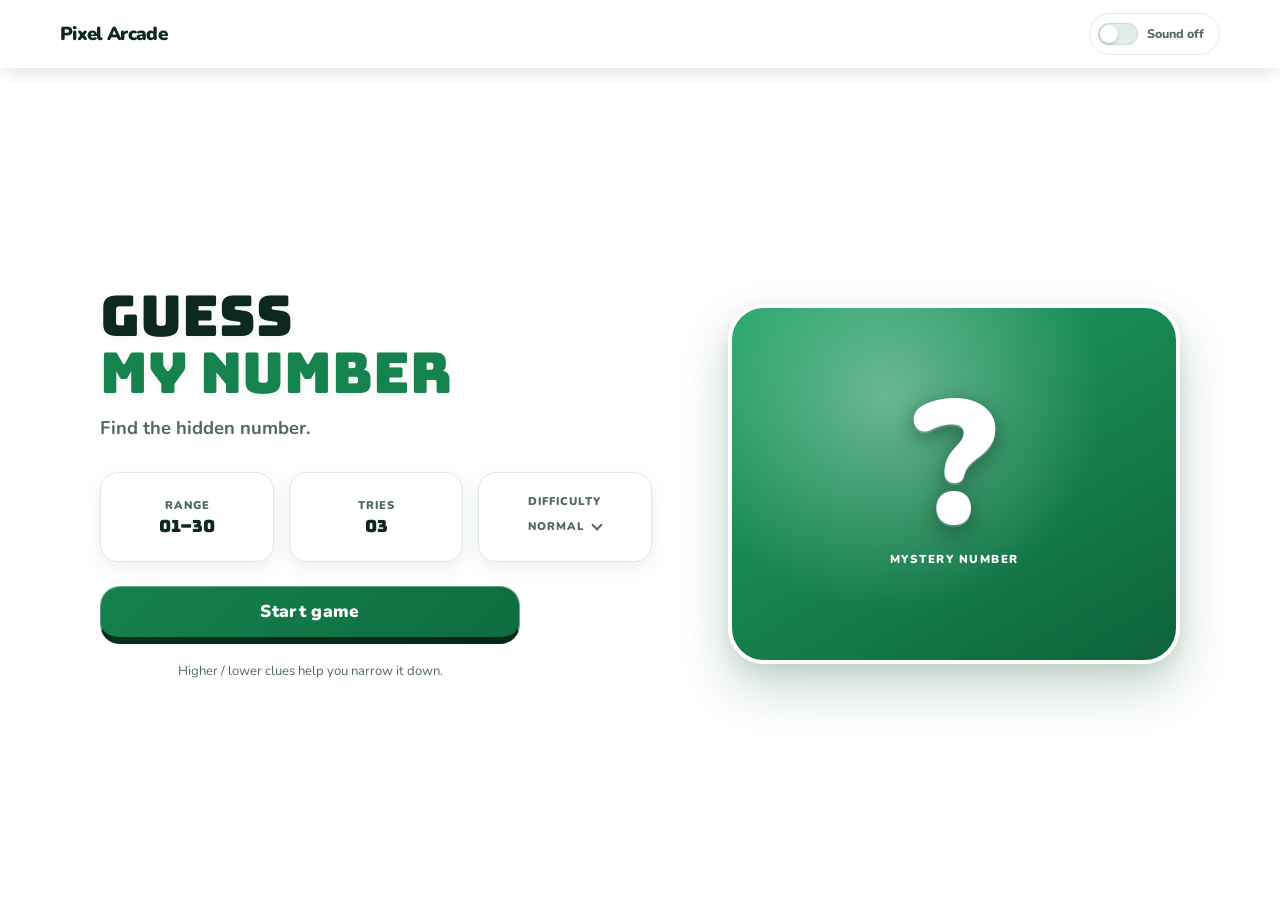
<file: index.html>
<!DOCTYPE html>
<html lang="en">
<head>
    <meta charset="UTF-8">
    <meta name="viewport" content="width=device-width, initial-scale=1.0, viewport-fit=cover">
    <meta name="theme-color" content="#1b8a56">
    <meta name="description" content="A quick solo number-guessing game with three difficulty modes.">
    <link rel="icon" type="image/svg+xml" href="favi.svg">
    <link rel="preload" href="fonts/Nunito-latin.woff2" as="font" type="font/woff2">
    <link rel="stylesheet" href="Guesser.css">
    <title>Pixel Arcade</title>
</head>
<body>
    <!-- GAME CONTAINER -->
    <main class="arcade" aria-label="Guess My Number">
        <section class="cabinet" data-screen="start" aria-label="Guess My Number game">
            <header class="cabinet__header">
                <p class="cabinet__brand">Pixel Arcade</p>
                <button class="sound-toggle" id="sound-toggle" type="button" role="switch" aria-checked="false" aria-label="Sound effects">
                    <span class="sound-toggle__track" aria-hidden="true">
                        <span class="sound-toggle__knob"></span>
                    </span>
                    <span class="sound-toggle__label" id="sound-toggle-label">Sound off</span>
                </button>
                <span class="visually-hidden" id="sound-status" role="status" aria-live="polite"></span>
            </header>

            <div class="screen">
                <section class="start-screen" id="start-screen" aria-labelledby="game-title">
                    <div class="start-screen__layout">
                        <div class="start-screen__copy">
                            <h1 class="game-title" id="game-title">Guess<br><span>my number</span></h1>
                            <p class="start-screen__intro" id="start-intro"></p>
                        </div>

                        <div class="mystery-display" aria-hidden="true">
                            <span class="mystery-display__number">?</span>
                            <span class="mystery-display__label">Mystery number</span>
                        </div>

                        <div class="start-screen__content">
                            <div class="game-specs" aria-label="Game rules and difficulty">
                                <p><span>Range</span><strong id="spec-range">01–20</strong></p>
                                <p><span>Tries</span><strong id="spec-tries">03</strong></p>
                                <div class="game-specs__difficulty">
                                    <span>Difficulty</span>
                                    <div class="difficulty-picker difficulty-picker--home">
                                        <button
                                            class="difficulty-picker__trigger"
                                            id="difficulty-trigger"
                                            type="button"
                                            aria-label="Difficulty"
                                            aria-haspopup="listbox"
                                            aria-expanded="false"
                                            aria-controls="difficulty-menu"
                                        >
                                            <span id="difficulty-value">Normal</span>
                                            <span class="difficulty-picker__chevron" aria-hidden="true"></span>
                                        </button>
                                        <div class="difficulty-picker__menu" id="difficulty-menu" role="listbox" aria-label="Difficulty" hidden>
                                            <button class="difficulty-picker__option" type="button" role="option" data-difficulty="easy" aria-selected="false" tabindex="-1">Easy</button>
                                            <button class="difficulty-picker__option" type="button" role="option" data-difficulty="normal" aria-selected="true" tabindex="-1">Normal</button>
                                            <button class="difficulty-picker__option" type="button" role="option" data-difficulty="hard" aria-selected="false" tabindex="-1">Hard</button>
                                        </div>
                                    </div>
                                </div>
                            </div>

                            <button class="button button--primary start" type="button">Start game</button>
                            <p class="start-screen__note">Higher / lower clues help you narrow it down.</p>
                        </div>
                    </div>
                </section>

                <section class="game-screen" id="game-screen" aria-labelledby="gameplay-title" tabindex="-1" hidden>
                    <div class="game-screen__layout">
                        <header class="game-screen__heading">
                            <div class="game-screen__heading-copy">
                                <h2 id="gameplay-title">Make <span>your guess</span></h2>
                                <p class="game-screen__prompt" id="game-prompt"></p>
                                <div class="game-meta">
                                    <section class="arcade-records" aria-label="Personal records">
                                        <div class="arcade-record">
                                            <span class="arcade-record__label">Best</span>
                                            <p class="arcade-record__value"><output id="best-score">—</output><span>pts</span></p>
                                        </div>
                                        <div class="arcade-record arcade-record--streak">
                                            <span class="arcade-record__label">Streak</span>
                                            <p class="arcade-record__value"><output id="win-streak">0</output><span>wins</span></p>
                                        </div>
                                    </section>
                                </div>
                                <p class="records-status" id="records-status" role="status" aria-live="polite" hidden></p>
                            </div>
                        </header>

                        <section class="game-play" aria-label="Make a guess">
                            <div class="possible-range" aria-label="Possible number range">
                                <span class="round-info__label">Possible numbers</span>
                                <output class="possible-range__value" id="possible-range" aria-live="polite" aria-atomic="true">1-30</output>
                                <span class="possible-range__meter" aria-hidden="true">
                                    <span class="possible-range__window"></span>
                                </span>
                            </div>

                            <form class="guess-form" novalidate>
                                <div class="guess-form__head">
                                    <label for="guess-input">Your number</label>
                                    <div class="lives" aria-label="Attempts remaining">
                                        <span class="lives__label">Tries left</span>
                                        <span class="lives__hearts" id="lives-icons" aria-hidden="true"></span>
                                        <span class="visually-hidden" id="attempts-label"></span>
                                    </div>
                                </div>
                                <input
                                    type="number"
                                    class="input"
                                    id="guess-input"
                                    name="guess"
                                    min="1"
                                    max="30"
                                    step="1"
                                    inputmode="numeric"
                                    autocomplete="off"
                                    aria-describedby="guess-help"
                                >
                                <p class="value" id="guess-help" role="status" aria-live="polite" aria-atomic="true">Enter a whole number from 1 to 30.</p>
                                <button class="button button--primary submit" type="submit">Lock in guess</button>
                            </form>
                        </section>

                        <aside class="game-side" aria-label="Round information">
                            <section class="guess-history" aria-label="Your guesses">
                                <span class="round-info__label">Your guesses</span>
                                <ol class="guess-history__list" id="guess-history" aria-label="Guess history">
                                    <li class="guess-history__empty">No guesses yet</li>
                                </ol>
                            </section>
                        </aside>

                        <dialog class="result-panel" id="result-panel" aria-labelledby="result-title" aria-describedby="result-mode result-number result-message">
                            <div class="result-confetti" id="result-confetti" aria-hidden="true"></div>
                            <div class="result-panel__content">
                                <h3 class="result-panel__title" id="result-title"></h3>
                                <p class="result-panel__mode" id="result-mode"></p>
                                <p class="result-panel__number" id="result-number"></p>
                                <p class="result-panel__message" id="result-message"></p>
                            </div>
                            <div class="result-panel__difficulty" role="group" aria-labelledby="result-difficulty-label">
                                <span id="result-difficulty-label">Next round difficulty</span>
                                <div class="difficulty-picker">
                                    <button
                                        class="difficulty-picker__trigger"
                                        id="result-difficulty-trigger"
                                        type="button"
                                        aria-label="Next round difficulty"
                                        aria-haspopup="listbox"
                                        aria-expanded="false"
                                        aria-controls="result-difficulty-menu"
                                    >
                                        <span id="result-difficulty-value">Normal</span>
                                        <span class="difficulty-picker__chevron" aria-hidden="true"></span>
                                    </button>
                                    <div class="difficulty-picker__menu" id="result-difficulty-menu" role="listbox" aria-label="Next round difficulty" hidden>
                                        <button class="difficulty-picker__option" type="button" role="option" data-difficulty="easy" aria-selected="false" tabindex="-1">Easy</button>
                                        <button class="difficulty-picker__option" type="button" role="option" data-difficulty="normal" aria-selected="true" tabindex="-1">Normal</button>
                                        <button class="difficulty-picker__option" type="button" role="option" data-difficulty="hard" aria-selected="false" tabindex="-1">Hard</button>
                                    </div>
                                </div>
                            </div>
                            <button class="button button--secondary restart" type="button" autofocus>Play again</button>
                        </dialog>
                    </div>
                </section>
            </div>
        </section>
    </main>

    <script src="Guesser.js"></script>
</body>
</html>
</file>
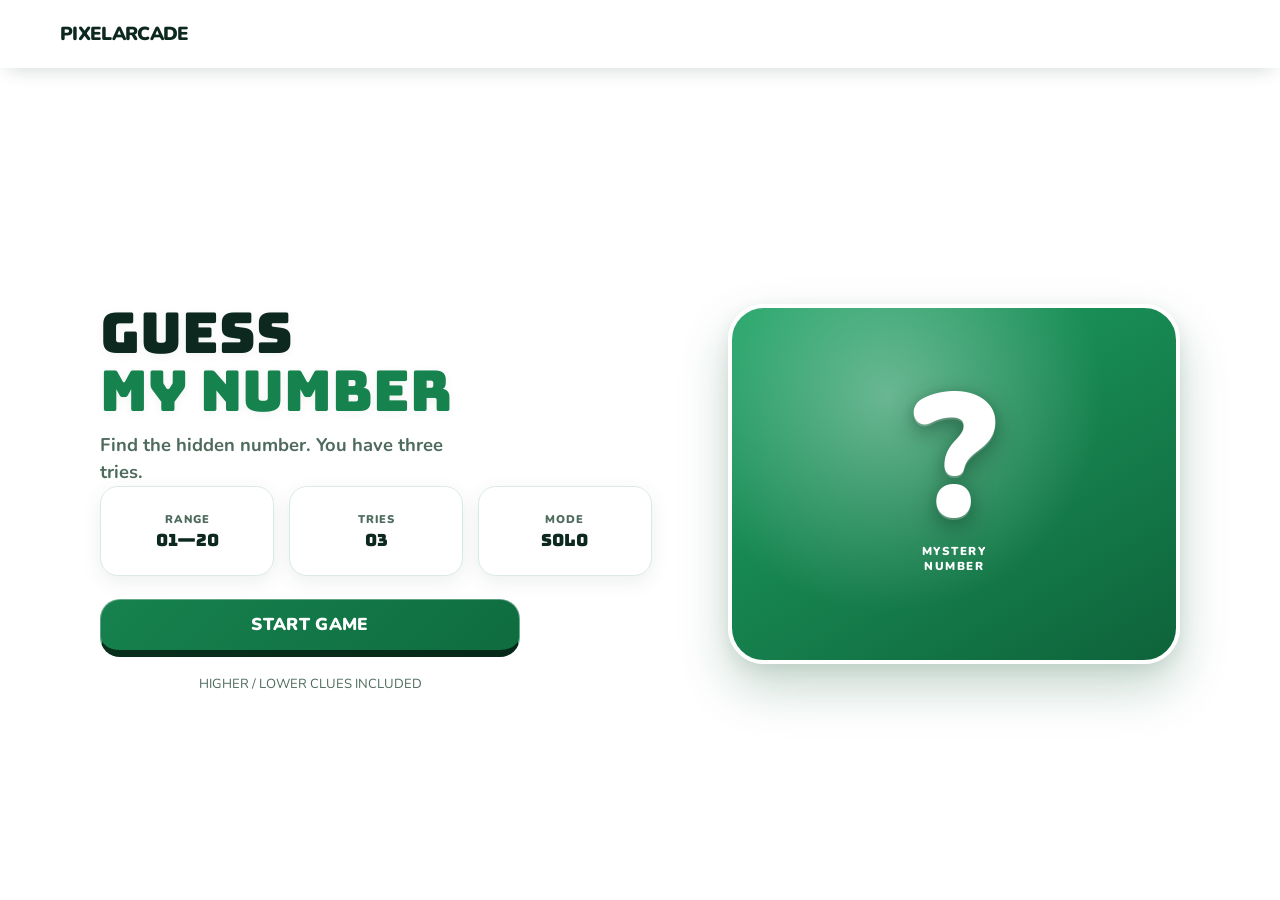
<file: Guesser.html>
<!DOCTYPE html>
<html lang="en">
<head>
    <meta charset="UTF-8">
    <meta name="viewport" content="width=device-width, initial-scale=1.0">
    <meta name="theme-color" content="#090d12">
    <meta name="description" content="A quick solo number-guessing game. Find the hidden number in three tries.">
    <link rel="preload" href="fonts/Nunito-latin.woff2" as="font" type="font/woff2">
    <link rel="stylesheet" href="Guesser.css">
    <title>Guess My Number | Pixel Arcade</title>
</head>
<body>
    <main class="arcade" aria-label="Guess My Number">
        <section class="cabinet" aria-label="Guess My Number arcade cabinet">
            <header class="cabinet__header">
                <p class="cabinet__brand">PIXEL<span>ARCADE</span></p>
            </header>

            <div class="screen">
                <section class="start-screen" id="start-screen" aria-labelledby="game-title">
                    <div class="start-screen__layout">
                        <div class="start-screen__content">
                            <h1 class="game-title" id="game-title">GUESS<br><span>MY NUMBER</span></h1>
                            <p class="start-screen__intro">Find the hidden number. You have three tries.</p>

                            <div class="game-specs" aria-label="Game rules">
                                <p><span>RANGE</span><strong>01—20</strong></p>
                                <p><span>TRIES</span><strong>03</strong></p>
                                <p><span>MODE</span><strong>SOLO</strong></p>
                            </div>

                            <button class="button button--primary start" type="button">START GAME</button>
                            <p class="start-screen__note">HIGHER / LOWER CLUES INCLUDED</p>
                        </div>

                        <div class="mystery-display" aria-hidden="true">
                            <span class="mystery-display__number">?</span>
                            <span class="mystery-display__label">MYSTERY<br>NUMBER</span>
                        </div>
                    </div>
                </section>

                <section class="game-screen" id="game-screen" aria-labelledby="gameplay-title" tabindex="-1" hidden>
                    <div class="game-screen__content">
                        <div class="game-screen__heading">
                            <h2 id="gameplay-title">MAKE YOUR GUESS</h2>
                            <div class="lives" aria-label="Attempts remaining">
                                <span class="lives__label">TRIES LEFT</span>
                                <span class="lives__hearts" id="lives-icons" aria-hidden="true">
                                    <svg class="life-icon" viewBox="0 0 24 24" focusable="false"><path d="M20.8 4.6a5.5 5.5 0 0 0-7.8 0L12 5.7l-1.1-1.1a5.5 5.5 0 0 0-7.8 7.8l1.1 1.1L12 21l7.8-7.5 1.1-1.1a5.5 5.5 0 0 0-.1-7.8Z"/></svg>
                                    <svg class="life-icon" viewBox="0 0 24 24" focusable="false"><path d="M20.8 4.6a5.5 5.5 0 0 0-7.8 0L12 5.7l-1.1-1.1a5.5 5.5 0 0 0-7.8 7.8l1.1 1.1L12 21l7.8-7.5 1.1-1.1a5.5 5.5 0 0 0-.1-7.8Z"/></svg>
                                    <svg class="life-icon" viewBox="0 0 24 24" focusable="false"><path d="M20.8 4.6a5.5 5.5 0 0 0-7.8 0L12 5.7l-1.1-1.1a5.5 5.5 0 0 0-7.8 7.8l1.1 1.1L12 21l7.8-7.5 1.1-1.1a5.5 5.5 0 0 0-.1-7.8Z"/></svg>
                                </span>
                                <span class="visually-hidden" id="attempts-label"></span>
                            </div>
                        </div>

                        <p class="game-screen__prompt">Pick a number from 1 to 20.</p>

                        <form class="guess-form" novalidate>
                            <label for="guess-input">YOUR NUMBER</label>
                            <input
                                type="number"
                                class="input"
                                id="guess-input"
                                name="guess"
                                min="1"
                                max="20"
                                step="1"
                                inputmode="numeric"
                                autocomplete="off"
                                aria-describedby="guess-help"
                            >
                            <p class="value" id="guess-help" role="status" aria-live="polite" aria-atomic="true">Enter a whole number from 1 to 20.</p>
                            <button class="button button--primary submit" type="submit">LOCK IN GUESS</button>
                        </form>

                        <button class="button button--secondary restart" type="button" hidden>PLAY AGAIN</button>
                    </div>
                </section>
            </div>
        </section>
    </main>

    <script src="Guesser.js"></script>
</body>
</html>
</file>
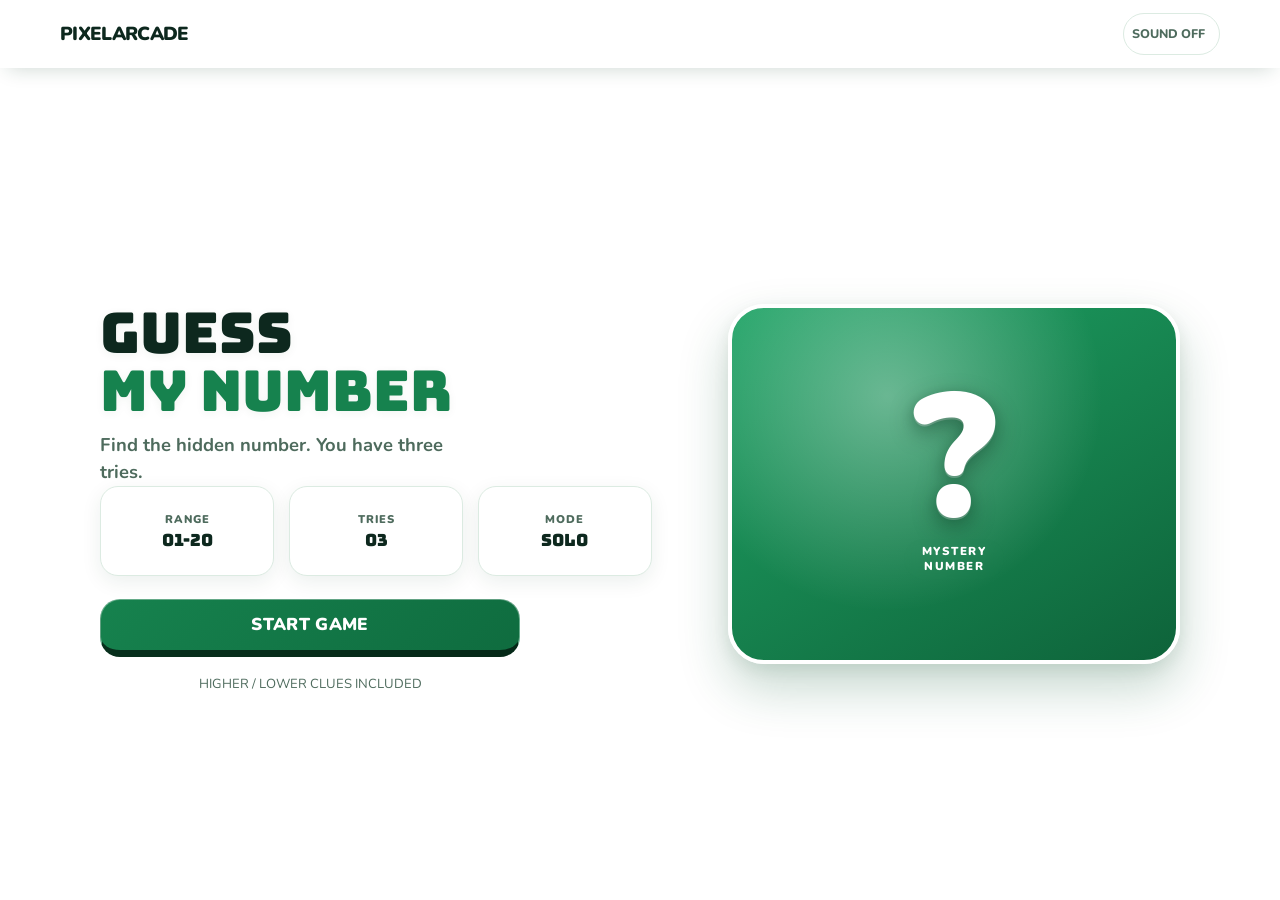
<file: Pixel Arcade.html>
<!DOCTYPE html>
<html lang="en">
<head>
    <meta charset="UTF-8">
    <meta name="viewport" content="width=device-width, initial-scale=1.0">
    <meta name="theme-color" content="#090d12">
    <meta name="description" content="A quick solo number-guessing game. Find the hidden number in three tries.">
    <link rel="icon" type="image/svg+xml" href="favi.svg">
    <link rel="preload" href="fonts/Nunito-latin.woff2" as="font" type="font/woff2">
    <link rel="stylesheet" href="Guesser.css">
    <title>Pixel Arcade</title>
</head>
<body>
    <!-- GAME CONTAINER -->
    <main class="arcade" aria-label="Guess My Number">
        <section class="cabinet" aria-label="Guess My Number arcade cabinet">
            <header class="cabinet__header">
                <p class="cabinet__brand">PIXEL<span>ARCADE</span></p>
                <button class="sound-toggle" id="sound-toggle" type="button" aria-label="Sound effects" aria-pressed="false">
                    SOUND OFF
                </button>
                <span class="visually-hidden" id="sound-status" role="status" aria-live="polite"></span>
            </header>

            <div class="screen">
                <section class="start-screen" id="start-screen" aria-labelledby="game-title">
                    <div class="start-screen__layout">
                        <div class="start-screen__content">
                            <h1 class="game-title" id="game-title">GUESS<br><span>MY NUMBER</span></h1>
                            <p class="start-screen__intro">Find the hidden number. You have three tries.</p>

                            <div class="game-specs" aria-label="Game rules">
                                <p><span>RANGE</span><strong>01-20</strong></p>
                                <p><span>TRIES</span><strong>03</strong></p>
                                <p><span>MODE</span><strong>SOLO</strong></p>
                            </div>

                            <button class="button button--primary start" type="button">START GAME</button>
                            <p class="start-screen__note">HIGHER / LOWER CLUES INCLUDED</p>
                        </div>

                        <div class="mystery-display" aria-hidden="true">
                            <span class="mystery-display__number">?</span>
                            <span class="mystery-display__label">MYSTERY<br>NUMBER</span>
                        </div>
                    </div>
                </section>

                <section class="game-screen" id="game-screen" aria-labelledby="gameplay-title" tabindex="-1" hidden>
                    <div class="game-screen__content">
                        <div class="game-screen__heading">
                            <h2 id="gameplay-title">MAKE YOUR GUESS</h2>
                            <div class="lives" aria-label="Attempts remaining">
                                <span class="lives__label">TRIES LEFT</span>
                                <span class="lives__hearts" id="lives-icons" aria-hidden="true">
                                    <svg class="life-icon" viewBox="0 0 24 24" focusable="false"><path d="M20.8 4.6a5.5 5.5 0 0 0-7.8 0L12 5.7l-1.1-1.1a5.5 5.5 0 0 0-7.8 7.8l1.1 1.1L12 21l7.8-7.5 1.1-1.1a5.5 5.5 0 0 0-.1-7.8Z"/></svg>
                                    <svg class="life-icon" viewBox="0 0 24 24" focusable="false"><path d="M20.8 4.6a5.5 5.5 0 0 0-7.8 0L12 5.7l-1.1-1.1a5.5 5.5 0 0 0-7.8 7.8l1.1 1.1L12 21l7.8-7.5 1.1-1.1a5.5 5.5 0 0 0-.1-7.8Z"/></svg>
                                    <svg class="life-icon" viewBox="0 0 24 24" focusable="false"><path d="M20.8 4.6a5.5 5.5 0 0 0-7.8 0L12 5.7l-1.1-1.1a5.5 5.5 0 0 0-7.8 7.8l1.1 1.1L12 21l7.8-7.5 1.1-1.1a5.5 5.5 0 0 0-.1-7.8Z"/></svg>
                                </span>
                                <span class="visually-hidden" id="attempts-label"></span>
                            </div>
                        </div>

                        <section class="arcade-records" aria-label="Personal records">
                            <div class="arcade-record">
                                <span class="arcade-record__label">BEST SCORE</span>
                                <p class="arcade-record__value"><output id="best-score">—</output><span>PTS</span></p>
                            </div>
                            <div class="arcade-record arcade-record--streak">
                                <span class="arcade-record__label">WIN STREAK</span>
                                <p class="arcade-record__value"><output id="win-streak">0</output><span>WINS</span></p>
                            </div>
                        </section>
                        <p class="records-status" id="records-status" role="status" aria-live="polite" hidden></p>

                        <p class="game-screen__prompt">Pick a number from 1 to 20</p>

                        <div class="round-info">
                            <div class="possible-range">
                                <span class="round-info__label">RANGE LEFT</span>
                                <output class="possible-range__value" id="possible-range" aria-live="polite" aria-atomic="true">1—20</output>
                            </div>
                            <div class="guess-history">
                                <span class="round-info__label">YOUR GUESSES</span>
                                <ol class="guess-history__list" id="guess-history" aria-label="Guess history">
                                    <li class="guess-history__empty">No guesses yet</li>
                                </ol>
                            </div>
                        </div>

                        <form class="guess-form" novalidate>
                            <label for="guess-input">YOUR NUMBER</label>
                            <input
                                type="number"
                                class="input"
                                id="guess-input"
                                name="guess"
                                min="1"
                                max="20"
                                step="1"
                                inputmode="numeric"
                                autocomplete="off"
                                aria-describedby="guess-help"
                            >
                            <p class="value" id="guess-help" role="status" aria-live="polite" aria-atomic="true">Enter a whole number from 1 to 20.</p>
                            <button class="button button--primary submit" type="submit">LOCK IN GUESS</button>
                        </form>

                        <section class="result-panel" id="result-panel" role="status" aria-atomic="true" hidden>
                            <div class="result-confetti" id="result-confetti" aria-hidden="true"></div>
                            <div class="result-panel__content">
                                <h3 class="result-panel__title" id="result-title" tabindex="-1"></h3>
                                <p class="result-panel__number" id="result-number"></p>
                                <p class="result-panel__message" id="result-message"></p>
                            </div>
                        </section>

                        <button class="button button--secondary restart" type="button" hidden>PLAY AGAIN</button>
                    </div>
                </section>
            </div>
        </section>
    </main>

    <script src="Guesser.js"></script>
</body>
</html>
</file>
<file: Guesser.css>
@font-face {
    font-family: "Bungee";
    font-style: normal;
    font-weight: 400;
    font-display: swap;
    src: url("fonts/Bungee-latin.woff2") format("woff2");
    unicode-range: U+0000-00FF, U+0131, U+0152-0153, U+02BB-02BC, U+02C6, U+02DA, U+02DC, U+0304, U+0308, U+0329, U+2000-206F, U+20AC, U+2122, U+2191, U+2193, U+2212, U+2215, U+FEFF, U+FFFD;
}

@font-face {
    font-family: "Nunito";
    font-style: normal;
    font-weight: 400 900;
    font-display: swap;
    src: url("fonts/Nunito-latin.woff2") format("woff2");
    unicode-range: U+0000-00FF, U+0131, U+0152-0153, U+02BB-02BC, U+02C6, U+02DA, U+02DC, U+0304, U+0308, U+0329, U+2000-206F, U+20AC, U+2122, U+2191, U+2193, U+2212, U+2215, U+FEFF, U+FFFD;
}

:root {
    color-scheme: light;
    font-family: "Nunito", "Trebuchet MS", sans-serif;
    font-synthesis: none;
    text-rendering: optimizeLegibility;
    --ink: #0d281e;
    --muted: #4e6b5d;
    --accent: #16824e;
    --accent-deep: #0f6c3f;
    --accent-soft: #e8f7ef;
    --canvas: #f5faf7;
    --surface: #ffffff;
    --line: #dcebe2;
    --warning: #8b6718;
    --warning-soft: #fff7df;
    --danger: #b74459;
    --danger-soft: #fff0f2;
    --focus: #16824e;
}

* {
    box-sizing: border-box;
}

body {
    min-width: 320px;
    min-height: 100vh;
    min-height: 100dvh;
    margin: 0;
    overflow: hidden;
    color: var(--ink);
    background: #ffffff;
}

::selection {
    color: #ffffff;
    background: var(--accent-deep);
}

button,
input,
select {
    font: inherit;
}

button {
    color: inherit;
}

.arcade {
    display: flex;
    min-height: 100vh;
    min-height: 100dvh;
    flex-direction: column;
}

.cabinet {
    display: flex;
    width: 100%;
    height: 100vh;
    height: 100dvh;
    flex-direction: column;
}

.cabinet__header {
    display: flex;
    min-height: 68px;
    flex-shrink: 0;
    align-items: center;
    justify-content: space-between;
    padding: 12px max(24px, calc((100vw - 1160px) / 2));
    border-bottom: 1px solid rgba(255, 255, 255, 0.38);
    background: transparent;
    box-shadow: 0 8px 20px -8px rgba(18, 65, 42, 0.22);
}

.cabinet__brand {
    margin: 0;
    color: var(--ink);
    font-size: 1.18rem;
    font-weight: 900;
    letter-spacing: -0.035em;
}

.sound-toggle {
    display: inline-flex;
    align-items: center;
    gap: 9px;
    min-height: 42px;
    padding: 0 14px 0 8px;
    border: 1px solid var(--line);
    border-radius: 999px;
    color: var(--muted);
    background: var(--surface);
    cursor: pointer;
    font-size: 0.78rem;
    font-weight: 800;
    transition:
        transform 140ms ease,
        background-color 140ms ease,
        border-color 140ms ease,
        color 140ms ease;
}

.sound-toggle__track {
    position: relative;
    display: inline-block;
    width: 40px;
    height: 22px;
    flex-shrink: 0;
    border-radius: 999px;
    background: #e1efe8;
    box-shadow: inset 0 0 0 1px rgba(13, 40, 30, 0.1);
    transition: background-color 160ms ease;
}

.sound-toggle__knob {
    position: absolute;
    top: 2px;
    left: 2px;
    width: 18px;
    height: 18px;
    border-radius: 50%;
    background: #ffffff;
    box-shadow: 0 1px 3px rgba(18, 65, 42, 0.3);
    transition: transform 160ms ease;
}

.sound-toggle__label {
    min-width: 58px;
    text-align: left;
}

.sound-toggle[aria-checked="true"] {
    border-color: #8ed6af;
    color: var(--accent-deep);
    background: var(--surface);
}

.sound-toggle[aria-checked="true"] .sound-toggle__track {
    background: var(--accent);
    box-shadow: inset 0 0 0 1px rgba(13, 40, 30, 0.06);
}

.sound-toggle[aria-checked="true"] .sound-toggle__knob {
    transform: translateX(18px);
}

.sound-toggle:hover {
    border-color: #a3e2c0;
}

.sound-toggle:focus-visible,
.button:focus-visible {
    outline: none;
}

.screen {
    position: relative;
    display: flex;
    min-height: 0;
    flex: 1;
    overflow: auto;
    overscroll-behavior: contain;
    background: transparent;
}

.start-screen,
.game-screen {
    width: 100%;
    min-height: 100%;
    animation: screen-arrive 360ms cubic-bezier(0.16, 1, 0.3, 1) both;
}

.start-screen {
    display: grid;
    align-content: center;
    padding: clamp(28px, 6vh, 68px) clamp(24px, 6vw, 72px);
}

.start-screen__layout {
    display: grid;
    width: min(100%, 1080px);
    grid-template-areas:
        "copy art"
        "content art";
    grid-template-columns: minmax(0, 1.1fr) minmax(240px, 0.9fr);
    align-items: center;
    gap: clamp(20px, 3.4vh, 38px) clamp(28px, 6vw, 76px);
    margin: 0 auto;
}

.start-screen__copy {
    grid-area: copy;
    min-width: 0;
}

.game-title {
    margin: 0;
    color: var(--ink);
    font-family: "Bungee", Impact, Haettenschweiler, sans-serif;
    font-size: clamp(2.6rem, 4.4vw, 3.6rem);
    font-weight: 400;
    line-height: 1.02;
    letter-spacing: 0;
    text-transform: uppercase;
    text-wrap: balance;
    text-shadow: 0 2px 10px rgba(18, 65, 42, 0.06);
}

.game-title span {
    color: var(--accent);
    display: block;
}

.start-screen__intro {
    max-width: 34ch;
    margin: 12px 0 0;
    color: var(--muted);
    font-size: clamp(0.98rem, 1.6vw, 1.15rem);
    font-weight: 700;
    line-height: 1.45;
}

.mystery-display {
    position: relative;
    display: grid;
    min-height: min(360px, 42vh);
    grid-area: art;
    align-content: center;
    justify-items: center;
    gap: 10px;
    overflow: hidden;
    padding: 24px;
    border: 4px solid #ffffff;
    border-radius: 36px;
    background:
        radial-gradient(circle at 35% 25%, rgba(255, 255, 255, 0.35) 0%, transparent 55%),
        linear-gradient(150deg, #1ea365 0%, #16824e 52%, #0e633a 100%);
    box-shadow:
        0 24px 50px rgba(18, 90, 56, 0.24),
        0 6px 16px rgba(10, 45, 28, 0.08);
    transition: transform 180ms ease, box-shadow 180ms ease;
}

.mystery-display__number {
    color: #ffffff;
    font-size: clamp(7.5rem, 15vw, 11rem);
    font-weight: 900;
    line-height: 0.8;
    text-shadow:
        0 8px 24px rgba(8, 50, 30, 0.35),
        0 2px 0 rgba(255, 255, 255, 0.3);
    filter: drop-shadow(0 3px 6px rgba(8, 50, 30, 0.2));
}

.mystery-display__label {
    display: inline-flex;
    align-items: center;
    justify-content: center;
    padding: 5px 18px;
    border: 0;
    border-radius: 999px;
    background: transparent;
    color: #ffffff;
    font-size: 0.72rem;
    font-weight: 900;
    white-space: nowrap;
    letter-spacing: 0.13em;
    line-height: 1.3;
    text-align: center;
    text-transform: uppercase;
    backdrop-filter: blur(6px);
    -webkit-backdrop-filter: blur(6px);
}

.start-screen__content {
    width: min(100%, 560px);
    grid-area: content;
}

.game-specs {
    display: grid;
    grid-template-columns: repeat(3, minmax(0, 1fr));
    gap: clamp(12px, 1.6vh, 18px);
    margin: 0 0 clamp(18px, 2.6vh, 28px);
}

.game-specs p,
.game-specs__difficulty {
    display: grid;
    min-width: 0;
    min-height: clamp(76px, 10vh, 98px);
    align-content: center;
    justify-items: center;
    gap: 4px;
    margin: 0;
    padding: 12px 8px;
    border: 1.5px solid var(--line);
    border-radius: 18px;
    background: var(--surface);
    box-shadow: 0 6px 20px rgba(18, 65, 42, 0.08);
    text-align: center;
}

.game-specs span {
    color: var(--muted);
    font-size: 0.7rem;
    font-weight: 900;
    letter-spacing: 0.09em;
    text-transform: uppercase;
}

.game-specs strong {
    color: var(--ink);
    font-family: "Bungee", Impact, Haettenschweiler, sans-serif;
    font-size: 1.05rem;
    font-weight: 400;
    letter-spacing: 0;
    line-height: 1.1;
    font-variant-numeric: tabular-nums;
}

.button {
    display: inline-flex;
    min-height: 58px;
    align-items: center;
    justify-content: center;
    border: 1px solid rgba(255, 255, 255, 0.35);
    border-radius: 20px;
    cursor: pointer;
    font-size: 1.08rem;
    font-weight: 900;
    letter-spacing: 0.02em;
    transition:
        background-color 140ms ease,
        transform 140ms ease;
}

.button--primary {
    min-width: min(100%, 240px);
    padding: 0 24px;
    color: #ffffff;
    border-bottom: 7px solid rgba(0, 0, 0, 0.63);
    background: linear-gradient(135deg, #16824e 0%, #0f6c3f 100%);
}

.button--primary:hover:not(:disabled) {
    background: linear-gradient(135deg, #0f6c3f 0%, #0c5732 100%);
    
}

.button:active:not(:disabled) {
    transform: translateY(2px);
    border: none;
}

.button:disabled {
    cursor: not-allowed;
    opacity: 0.55;
}

.start {
    width: min(100%, 420px);
}

.start-screen__note {
    width: min(100%, 420px);
    margin: clamp(12px, 2vh, 18px) 0 0;
    color: var(--muted);
    font-size: 0.82rem;
    line-height: 1.4;
    text-align: center;
}

.game-screen {
    display: grid;
    align-items: center;
    padding: clamp(24px, 6vh, 64px) clamp(20px, 5vw, 64px);
}

.game-screen__layout {
    display: grid;
    width: min(100%, 560px);
    grid-template-areas:
        "heading"
        "play"
        "side";
    grid-template-columns: minmax(0, 1fr);
    align-content: center;
    gap: clamp(18px, 3.8vh, 46px);
    margin: auto;
}

.game-screen__heading {
    display: flex;
    min-width: 0;
    grid-area: heading;
    align-items: center;
    justify-content: center;
    gap: 20px;
}

.game-screen__heading-copy {
    min-width: 0;
    text-align: center;
}

.game-screen__heading h2 {
    margin: 0;
    color: var(--ink);
    font-family: "Bungee", Impact, Haettenschweiler, sans-serif;
    font-size: clamp(2.1rem, 3.8vw, 2.9rem);
    font-weight: 400;
    line-height: 1.05;
    letter-spacing: 0;
    text-transform: uppercase;
    text-wrap: balance;
    text-shadow: 0 2px 10px rgba(18, 65, 42, 0.06);
}

.game-screen__heading h2 span {
    color: var(--accent);
}

.game-screen__prompt {
    margin: 8px 0 0;
    color: var(--muted);
    font-size: 1rem;
    font-weight: 700;
    line-height: 1.4;
}

.guess-form__head {
    display: flex;
    align-items: center;
    justify-content: space-between;
    gap: 12px;
}

.lives {
    display: flex;
    flex-shrink: 0;
    align-items: center;
    gap: 8px;
}

.lives__label {
    color: var(--muted);
    font-size: 0.72rem;
    font-weight: 900;
    letter-spacing: 0.07em;
    text-transform: uppercase;
}

.lives__hearts {
    display: flex;
    align-items: center;
    gap: 5px;
    min-height: 20px;
}

.life-icon {
    display: block;
    width: 20px;
    height: 20px;
    overflow: visible;
    fill: transparent;
    stroke: var(--accent);
    stroke-width: 1.8;
    transform-origin: center;
}

.life-icon.is-active {
    fill: var(--accent);
    stroke: var(--accent);
}

.life-icon.is-lost {
    fill: transparent;
    stroke: #cbd5e1;
    opacity: 0.45;
    animation: life-lost 240ms ease-out both;
}

.game-play {
    display: grid;
    grid-area: play;
    align-content: start;
    gap: clamp(12px, 2.3vh, 26px);
}

.possible-range {
    display: grid;
    grid-template-areas:
        "label value"
        "meter meter";
    grid-template-columns: minmax(0, 1fr) auto;
    align-items: center;
    gap: 9px 10px;
    padding: 16px 20px 13px;
    border: 1.5px solid var(--line);
    border-radius: 24px;
    background: #ffffff;
    box-shadow: none;
}

.possible-range__meter {
    position: relative;
    display: block;
    grid-area: meter;
    justify-self: stretch;
    height: 6px;
    border-radius: 999px;
    background: #eaf1ec;
}

.possible-range__window {
    position: absolute;
    top: 0;
    bottom: 0;
    left: var(--window-start, 0%);
    width: var(--window-size, 100%);
    border-radius: inherit;
    background: linear-gradient(90deg, #1ea365, var(--accent));
    transition: left 260ms ease, width 260ms ease;
}

.possible-range .round-info__label {
    display: inline-flex;
    grid-area: label;
    align-items: center;
    width: fit-content;
    padding: 0;
    border: 0;
    border-radius: 0;
    background: transparent;
    color: var(--accent-deep);
    font-size: 0.72rem;
    font-weight: 900;
    letter-spacing: 0.11em;
    text-transform: uppercase;
    backdrop-filter: none;
    -webkit-backdrop-filter: none;
}

.possible-range__value {
    grid-area: value;
    color: var(--accent-deep);
    font-family: "Bungee", Impact, Haettenschweiler, sans-serif;
    font-size: 1.05rem;
    font-weight: 400;
    line-height: 1;
    letter-spacing: 0;
    font-variant-numeric: tabular-nums;
    text-shadow: none;
}

.guess-form {
    display: grid;
    justify-items: stretch;
    gap: clamp(10px, 1.9vh, 20px);
}

.guess-form label {
    color: var(--muted);
    font-size: 0.8rem;
    font-weight: 900;
    letter-spacing: 0.08em;
    text-transform: uppercase;
}

.input {
    width: 100%;
    min-height: clamp(82px, 12vh, 122px);
    padding: 8px 18px;
    border: 2px solid var(--line);
    border-radius: 20px;
    appearance: textfield;
    color: var(--ink);
    background: var(--surface);
    box-shadow: 0 6px 20px rgba(18, 65, 42, 0.06);
    font-family: "Bungee", Impact, Haettenschweiler, sans-serif;
    font-size: clamp(2rem, 4vw, 2.6rem);
    font-weight: 400;
    line-height: 1.1;
    letter-spacing: 0;
    text-align: center;
    font-variant-numeric: tabular-nums;
    caret-color: var(--accent);
}

.input::-webkit-inner-spin-button,
.input::-webkit-outer-spin-button {
    margin: 0;
    appearance: none;
}

.input::placeholder {
    color: #617468;
    opacity: 1;
}

.input:focus-visible {
    outline: 3px solid var(--focus);
    outline-offset: 2px;
}

.input[aria-invalid="true"] {
    border-color: var(--danger);
}

.value {
    display: flex;
    width: 100%;
    min-height: 2.5em;
    align-items: center;
    justify-content: center;
    gap: 10px;
    margin: 0;
    padding: 8px 14px;
    border: 1.5px solid transparent;
    border-radius: 14px;
    color: var(--muted);
    font-size: 0.95rem;
    line-height: 1.4;
    text-align: center;
    text-wrap: balance;
    transition:
        color 180ms ease,
        background-color 180ms ease,
        border-color 180ms ease;
}

.value[data-state="clue"] {
    padding: 10px 14px;
    border-color: #bce6cf;
    color: #0b5c38;
    background: var(--accent-soft);
    font-family: "Bungee", Impact, Haettenschweiler, sans-serif;
    font-size: clamp(0.95rem, 1.5vw, 1.15rem);
    font-weight: 400;
    line-height: 1.15;
    letter-spacing: 0;
    text-transform: uppercase;
    animation: status-arrive 220ms ease-out both;
}

.value[data-state="clue"]::before {
    display: grid;
    flex-shrink: 0;
    width: 1.75em;
    height: 1.75em;
    place-items: center;
    border-radius: 999px;
    background: var(--accent);
    color: #ffffff;
    font-family: "Nunito", "Trebuchet MS", sans-serif;
    font-size: 0.92em;
    font-weight: 900;
    line-height: 1;
}

.value[data-state="clue"][data-direction="up"]::before {
    content: "↑";
}

.value[data-state="clue"][data-direction="down"]::before {
    content: "↓";
}

.value[data-state="clue"][data-tone="urgent"] {
    border-color: #f3dfa0;
    color: #7a5a12;
    background: var(--warning-soft);
}

.value[data-state="clue"][data-tone="urgent"]::before {
    background: #b3873a;
}

.value[data-state="error"] {
    color: var(--danger);
    background: var(--danger-soft);
    animation: status-arrive 220ms ease-out both;
}

.value[data-state="success"] {
    color: var(--accent-deep);
    background: var(--accent-soft);
    animation: status-arrive 280ms cubic-bezier(0.16, 1, 0.3, 1) both;
}

.guess-form .button,
.restart {
    width: 100%;
}

.game-side {
    display: flex;
    min-width: 0;
    grid-area: side;
    flex-direction: column;
    gap: clamp(10px, 1.8vh, 18px);
}

.arcade-records {
    display: flex;
    flex-wrap: wrap;
    align-items: center;
    justify-content: center;
    gap: 2px 12px;
    margin: 0;
}

.arcade-record {
    display: inline-flex;
    min-width: 0;
    align-items: baseline;
    gap: 6px;
    padding: 0;
}

.arcade-record--streak {
    padding-left: 12px;
    border-left: 1px solid var(--line);
}

.arcade-record__label {
    color: var(--muted);
    font-size: 0.68rem;
    font-weight: 900;
    letter-spacing: 0.09em;
    text-transform: uppercase;
}

.arcade-record__value {
    display: inline-flex;
    align-items: baseline;
    gap: 4px;
    margin: 0;
    color: var(--ink);
    font-size: 0.95rem;
    font-weight: 900;
    font-variant-numeric: tabular-nums;
}

.arcade-record__value span {
    color: var(--muted);
    font-size: 0.68rem;
    font-weight: 700;
}

.game-meta {
    margin: 9px 0 0;
}

.records-status {
    max-width: 420px;
    margin: 8px auto 0;
    padding: 9px 11px;
    border-radius: 12px;
    color: var(--danger);
    background: var(--danger-soft);
    font-size: 0.82rem;
    line-height: 1.4;
}

.guess-history {
    display: grid;
    min-width: 0;
    grid-template-columns: auto minmax(0, 1fr);
    align-items: center;
    gap: 12px;
    padding: clamp(14px, 2.2vh, 22px) 20px;
    border: 1.5px solid rgba(255, 255, 255, 0.95);
    border-radius: 20px;
    background: var(--surface);
    box-shadow: 0 6px 20px rgba(18, 65, 42, 0.08);
}

.guess-history__list {
    display: flex;
    min-height: 1.5em;
    flex-wrap: wrap;
    justify-content: flex-end;
    gap: 6px;
    margin: 0;
    padding: 0;
    list-style: none;
}

.guess-history__item,
.guess-history__empty {
    color: var(--muted);
    font-size: 0.82rem;
    font-weight: 800;
    font-variant-numeric: tabular-nums;
}

.guess-history__item {
    padding: 5px 12px;
    border-radius: 999px;
    background: var(--accent-soft);
    border: 1px solid #cce8d8;
    color: var(--accent-deep);
}

.guess-history__item--low {
    color: var(--accent-deep);
    background: var(--accent-soft);
    border-color: #bce6cf;
}

.guess-history__item--high {
    color: var(--warning);
    background: var(--warning-soft);
    border-color: #fef08a;
}

.guess-history__item--correct {
    color: #ffffff;
    background: var(--accent);
    border-color: var(--accent-deep);
}

.result-panel {
    position: fixed;
    inset: 0;
    display: grid;
    width: min(460px, calc(100vw - 32px - env(safe-area-inset-left) - env(safe-area-inset-right)));
    max-height: calc(100dvh - 32px - env(safe-area-inset-top) - env(safe-area-inset-bottom));
    grid-template-columns: minmax(0, 1fr);
    align-content: center;
    gap: clamp(14px, 2.6vh, 24px);
    overflow: auto;
    overscroll-behavior: contain;
    margin: auto;
    padding: clamp(20px, 4.6vw, 30px);
    border: 1.5px solid var(--line);
    border-radius: 28px;
    color: var(--ink);
    background: var(--surface);
    box-shadow: 0 24px 60px rgba(10, 45, 28, 0.28);
}

.result-panel:not([open]) {
    display: none;
}

.result-panel::backdrop {
    background: rgba(10, 35, 24, 0.55);
    backdrop-filter: blur(6px);
    -webkit-backdrop-filter: blur(6px);
}

.result-panel[data-outcome="loss"] {
    border-color: #f1cbd1;
}

.result-panel[data-outcome="loss"] .result-panel__title {
    color: var(--danger);
}

.result-panel[data-outcome="loss"] .result-confetti {
    display: none !important;
}

.result-panel__content {
    position: relative;
    z-index: 1;
    display: grid;
    gap: clamp(10px, 1.8vh, 16px);
    padding: clamp(8px, 1.8vh, 16px) 10px;
    text-align: center;
}

.result-panel__title {
    margin: 0;
    color: var(--accent);
    font-family: "Bungee", Impact, Haettenschweiler, sans-serif;
    font-size: clamp(1.65rem, 5vw, 2.3rem);
    font-weight: 400;
    line-height: 1.05;
    letter-spacing: 0;
    text-transform: uppercase;
}

.result-panel__mode {
    margin: 0;
    color: var(--muted);
    font-size: 0.68rem;
    font-weight: 900;
    letter-spacing: 0.12em;
    text-transform: uppercase;
}

.result-panel__number {
    display: grid;
    gap: 3px;
    justify-items: center;
    margin: 0;
    padding: clamp(12px, 2vh, 18px) 0;
    border: 0;
    border-radius: 16px;
    background: transparent;
    color: var(--accent-deep);
    font-variant-numeric: tabular-nums;
}

.result-panel__number-label {
    color: var(--accent-deep);
    font-size: 0.66rem;
    font-weight: 900;
    letter-spacing: 0.12em;
    text-transform: uppercase;
    opacity: 0.8;
}

.result-panel__number-value {
    font-family: "Bungee", Impact, Haettenschweiler, sans-serif;
    font-size: clamp(2rem, 7vw, 2.6rem);
    font-weight: 400;
    line-height: 1;
    letter-spacing: 0;
}

.result-panel[data-outcome="loss"] .result-panel__number {
    background: transparent;
    color: #7a5a12;
}

.result-panel[data-outcome="loss"] .result-panel__number-label {
    color: #7a5a12;
}

.result-panel__message {
    margin: 0;
    color: var(--muted);
    font-size: 0.95rem;
    line-height: 1.5;
    text-wrap: balance;
}

.result-panel__difficulty {
    display: grid;
    grid-template-columns: minmax(0, 1fr) auto;
    align-items: center;
    gap: 12px;
    margin: 0;
    padding-top: clamp(10px, 1.8vh, 16px);
    border-top: 1px solid var(--line);
    color: var(--muted);
    font-size: 0.68rem;
    font-weight: 900;
    letter-spacing: 0.1em;
    text-transform: uppercase;
}

.difficulty-picker {
    position: relative;
    min-width: 124px;
}

.difficulty-picker__trigger {
    display: flex;
    width: 100%;
    min-height: 44px;
    align-items: center;
    justify-content: space-between;
    gap: 12px;
    padding: 0 12px;
    border: 1px solid var(--line);
    border-radius: 12px;
    color: var(--accent-deep);
    background: var(--surface);
    cursor: pointer;
    font: inherit;
    font-weight: 900;
}

.difficulty-picker__trigger:focus-visible,
.difficulty-picker__option:focus-visible {
    outline: 2px solid var(--focus);
    outline-offset: 2px;
}

.difficulty-picker__chevron {
    width: 8px;
    height: 8px;
    flex: 0 0 auto;
    border-right: 2px solid currentColor;
    border-bottom: 2px solid currentColor;
    transform: translateY(-2px) rotate(45deg);
    transition: transform 140ms ease;
}

.difficulty-picker__trigger[aria-expanded="true"] .difficulty-picker__chevron {
    transform: translateY(2px) rotate(225deg);
}

.difficulty-picker__menu {
    display: grid;
    gap: 3px;
    margin-top: 6px;
    padding: 4px;
    border: 1px solid var(--line);
    border-radius: 14px;
    background: var(--surface);
    box-shadow: 0 8px 20px rgba(21, 59, 39, 0.12);
}

.difficulty-picker__menu[hidden] {
    display: none;
}

.difficulty-picker__option {
    min-height: 40px;
    padding: 0 12px;
    border: 0;
    border-radius: 9px;
    color: var(--ink);
    background: transparent;
    cursor: pointer;
    font: inherit;
    font-size: 0.88rem;
    font-weight: 800;
    text-align: left;
}

.difficulty-picker__option:hover,
.difficulty-picker__option[aria-selected="true"] {
    color: var(--accent-deep);
    background: var(--accent-soft);
}

.difficulty-picker--home {
    width: 100%;
    min-width: 0;
}

.difficulty-picker--home .difficulty-picker__trigger {
    min-height: 27px;
    justify-content: center;
    gap: 8px;
    padding: 0 2px;
    border: 0;
    background: transparent;
    font-size: 0.95rem;
}

.difficulty-picker--home .difficulty-picker__menu {
    position: absolute;
    z-index: 4;
    top: calc(100% + 6px);
    right: 0;
    width: max(100%, 124px);
    margin: 0;
}

.difficulty-picker--home .difficulty-picker__menu[data-placement="top"] {
    top: auto;
    bottom: calc(100% + 6px);
}

.difficulty-picker--home .difficulty-picker__trigger:focus-visible {
    outline-offset: 0;
}

.result-panel .difficulty-picker__trigger {
    font-size: 0.95rem;
}

.result-panel .restart {
    position: relative;
    z-index: 1;
    min-height: 60px;
}

.button--secondary {
    min-width: min(100%, 280px);
    padding: 0 24px;
    color: #ffffff;
    background: var(--accent);
    box-shadow: 0 7px 18px rgba(21, 139, 81, 0.18);
    border-bottom: 7px solid rgb(0, 0, 0);
}

.button--secondary:hover:not(:disabled) {
    background: var(--accent-deep);
}

.button--secondary:active:not(:disabled) {
    background: var(--accent-deep);
    border: none;
}

.result-confetti {
    position: absolute;
    inset: 0;
    overflow: hidden;
    pointer-events: none;
}

.result-confetti__piece {
    position: absolute;
    top: -12px;
    left: var(--piece-x);
    width: 7px;
    height: 12px;
    border-radius: 3px;
    background: var(--piece-color);
    opacity: 0;
    animation: confetti-fall 2.4s cubic-bezier(0.2, 0.7, 0.35, 1) var(--piece-delay) both;
}

.result-confetti__piece:nth-child(3n) {
    width: 5px;
    height: 5px;
    border-radius: 50%;
}

.visually-hidden {
    position: absolute;
    width: 1px;
    height: 1px;
    overflow: hidden;
    clip: rect(0, 0, 0, 0);
    white-space: nowrap;
    clip-path: inset(50%);
}

[hidden] {
    display: none !important;
}

@keyframes screen-arrive {
    from {
        opacity: 0;
    }

    to {
        opacity: 1;
    }
}

@keyframes life-lost {
    45% {
        transform: scale(0.72);
        opacity: 0.35;
    }

    100% {
        transform: scale(1);
        opacity: 0.65;
    }
}

@keyframes status-arrive {
    from {
        opacity: 0.5;
        transform: translateY(3px);
    }

    to {
        opacity: 1;
        transform: translateY(0);
    }
}

@keyframes confetti-fall {
    0% {
        opacity: 0;
        transform: translate3d(0, -8px, 0) rotate(0);
    }

    12% {
        opacity: 1;
    }

    100% {
        opacity: 0;
        transform: translate3d(var(--piece-drift), 240px, 0) rotate(var(--piece-rotation));
    }
}

@media (max-width: 700px) {
    .cabinet:has(#start-screen:not([hidden])),
    .cabinet[data-screen="start"],
    .cabinet {
        --ink: #0d281e;
        --muted: #4e6b5d;
        --accent: #16824e;
        --accent-deep: #0f6c3f;
        --accent-soft: #e8f7ef;
        --canvas: #f5faf7;
        --surface: #ffffff;
        --line: #dcebe2;
        --focus: #16824e;
    }

    .cabinet__header {
        background: transparent;
        border-bottom: 1px solid rgba(255, 255, 255, 0.38);
        min-height: 60px;
        padding:
            max(10px, env(safe-area-inset-top))
            max(18px, env(safe-area-inset-right))
            10px
            max(18px, env(safe-area-inset-left));
    }

    .cabinet__brand {
        color: #0d281e;
        font-size: 1.15rem;
        font-weight: 900;
        letter-spacing: -0.03em;
    }

    .sound-toggle {
        min-height: 40px;
        padding: 0 12px 0 7px;
        gap: 8px;
        border: 1px solid var(--line);
        border-radius: 999px;
        color: var(--muted);
        background: #ffffff;
        font-size: 0.75rem;
        font-weight: 800;
        transition:
            transform 140ms ease,
            background-color 140ms ease,
            border-color 140ms ease,
            color 140ms ease;
    }

    .sound-toggle:hover {
        border-color: #a3e2c0;
    }

    .sound-toggle[aria-checked="true"] {
        color: var(--accent-deep);
        background: #ffffff;
        border-color: #8ed6af;
    }

    .screen {
        display: block;
        overflow-y: auto;
        -webkit-overflow-scrolling: touch;
        background: transparent;
    }

    .start-screen {
        display: flex;
        flex-direction: column;
        justify-content: center;
        align-items: center;
        height: 100%;
        min-height: 100%;
        padding:
            clamp(12px, 2vh, 22px)
            max(18px, env(safe-area-inset-right))
            max(14px, env(safe-area-inset-bottom))
            max(18px, env(safe-area-inset-left));
        box-sizing: border-box;
    }

    .start-screen__layout {
        display: flex;
        flex-direction: column;
        align-items: center;
        justify-content: flex-start;
        width: min(100%, 420px);
        height: 100%;
        max-height: 760px;
        margin: 0 auto;
        gap: clamp(8px, 1.6vh, 16px);
    }

    .start-screen__copy {
        width: 100%;
        margin-top: auto;
        text-align: center;
        flex-shrink: 0;
    }

    .game-title {
        margin: 0;
        color: #0d281e;
        font-family: "Bungee", Impact, Haettenschweiler, sans-serif;
        font-size: clamp(2.2rem, 14vw, 3.75rem);
        font-weight: 400;
        line-height: 1.02;
        letter-spacing: 0;
        text-transform: uppercase;
        text-shadow: 0 2px 10px rgba(18, 65, 42, 0.06);
    }

    .game-title span {
        display: block;
        color: var(--accent);
    }

    .start-screen__intro {
        margin: 8px auto 0;
        color: #3d5a4c;
        font-size: clamp(0.88rem, 2.2vw, 0.98rem);
        font-weight: 700;
        line-height: 1.35;
        max-width: 30ch;
    }

    .mystery-display {
        position: relative;
        display: flex;
        flex-direction: column;
        align-items: center;
        justify-content: center;
        width: min(100%, 228px);
        min-height: clamp(155px, 26vh, 215px);
        gap: 8px;
        padding: 18px 12px;
        border: 4px solid #ffffff;
        border-radius: 34px;
        background:
            radial-gradient(circle at 35% 25%, rgba(255, 255, 255, 0.35) 0%, transparent 55%),
            linear-gradient(150deg, #1ea365 0%, #16824e 52%, #0e633a 100%);
        box-shadow:
            0 20px 42px rgba(18, 90, 56, 0.24),
            0 6px 14px rgba(10, 45, 28, 0.08);
        flex-shrink: 1;
        transition: transform 180ms ease, box-shadow 180ms ease;
    }

    .mystery-display__number {
        color: #ffffff;
        font-size: clamp(6.2rem, 24vw, 7.5rem);
        font-weight: 900;
        line-height: 0.8;
        text-shadow:
            0 6px 18px rgba(8, 50, 30, 0.32),
            0 2px 0 rgba(255, 255, 255, 0.3);
        -webkit-text-stroke: 0;
        filter: drop-shadow(0 3px 6px rgba(8, 50, 30, 0.2));
    }

    .mystery-display__label {
        display: inline-flex;
        align-items: center;
        justify-content: center;
        padding: 4px 14px;
        border: 0;
        border-radius: 999px;
        background: transparent;
        color: #ffffff;
        font-size: 0.68rem;
        font-weight: 900;
        letter-spacing: 0.12em;
        white-space: nowrap;
        line-height: 1.25;
        text-align: center;
        text-transform: uppercase;
        backdrop-filter: blur(6px);
        -webkit-backdrop-filter: blur(6px);
    }

    .start-screen__content {
        width: 100%;
        display: flex;
        flex-direction: column;
        align-items: center;
        gap: clamp(10px, 1.6vh, 16px);
        margin-top: auto;
        flex-shrink: 0;
    }

    .game-specs {
        display: grid;
        width: 100%;
        grid-template-columns: repeat(3, minmax(0, 1fr));
        gap: clamp(10px, 1.4vh, 14px);
        margin: 0 0 clamp(8px, 1.8vh, 18px);
    }

    .game-specs p,
    .game-specs__difficulty {
        display: flex;
        flex-direction: column;
        align-items: center;
        justify-content: center;
        min-height: clamp(72px, 9vh, 92px);
        padding: 10px 4px;
        border: 1.5px solid var(--line);
        border-radius: 18px;
        background: #ffffff;
        box-shadow: 0 6px 18px rgba(18, 65, 42, 0.08);
        gap: 4px;
        text-align: center;
    }

    .game-specs span {
        color: #4e6b5d;
        font-size: 0.68rem;
        font-weight: 900;
        letter-spacing: 0.08em;
        text-transform: uppercase;
    }

    .game-specs strong {
        color: #0d281e;
        font-family: "Bungee", Impact, Haettenschweiler, sans-serif;
        font-size: 1rem;
        font-weight: 400;
        letter-spacing: 0;
        font-variant-numeric: tabular-nums;
        line-height: 1.1;
    }

    .difficulty-picker--home {
        width: 100%;
    }

    .difficulty-picker--home .difficulty-picker__trigger {
        display: inline-flex;
        align-items: center;
        justify-content: center;
        gap: 6px;
        min-height: 28px;
        padding: 0 4px;
        border: 0;
        background: transparent;
        color: var(--accent);
        font-size: 0.96rem;
        font-weight: 900;
        cursor: pointer;
    }

    .difficulty-picker--home .difficulty-picker__chevron {
        width: 7px;
        height: 7px;
        border-right: 2px solid var(--accent);
        border-bottom: 2px solid var(--accent);
        transform: rotate(45deg);
        transition: transform 140ms ease;
    }

    .difficulty-picker--home .difficulty-picker__trigger[aria-expanded="true"] .difficulty-picker__chevron {
        transform: translateY(2px) rotate(225deg);
    }

    .difficulty-picker--home .difficulty-picker__menu {
        position: absolute;
        z-index: 20;
        top: calc(100% + 8px);
        left: 50%;
        transform: translateX(-50%);
        width: max(100%, 130px);
        background: #ffffff;
        border: 1px solid var(--line);
        border-radius: 16px;
        box-shadow: 0 12px 30px rgba(18, 65, 42, 0.16);
        padding: 6px;
        gap: 4px;
    }

    .difficulty-picker--home .difficulty-picker__menu[data-placement="top"] {
        top: auto;
        bottom: calc(100% + 8px);
    }

    .difficulty-picker--home .difficulty-picker__option {
        min-height: 38px;
        padding: 0 12px;
        border-radius: 10px;
        border: 0;
        background: transparent;
        color: var(--ink);
        font-size: 0.88rem;
        font-weight: 800;
        text-align: center;
        cursor: pointer;
        transition: background-color 120ms ease, color 120ms ease;
    }

    .difficulty-picker--home .difficulty-picker__option:hover,
    .difficulty-picker--home .difficulty-picker__option:focus-visible {
        background: var(--accent-soft);
        color: var(--accent-deep);
        outline: none;
    }

    .difficulty-picker--home .difficulty-picker__option[aria-selected="true"] {
        background: var(--accent-soft);
        color: var(--accent-deep);
        font-weight: 900;
    }

    .start {
        width: 100%;
        min-height: clamp(58px, 7vh, 68px);
        border: 1px solid rgba(255, 255, 255, 0.35);
        border-bottom: 7px solid rgba(0, 0, 0, 0.63);
        border-radius: 20px;
        background: linear-gradient(135deg, #16824e 0%, #0f6c3f 100%);
        color: #ffffff;
        font-size: 1.1rem;
        font-weight: 900;
        letter-spacing: 0.02em;
        cursor: pointer;
        transition:
            transform 140ms ease,
            background-color 140ms ease;
    }

    .start:hover:not(:disabled) {
        background: linear-gradient(135deg, #0f6c3f 0%, #0c5732 100%);
    }

    .start:active:not(:disabled) {
        transform: translateY(2px);
    }

    .start-screen__note {
        margin: 2px 0 0;
        color: #4e6b5d;
        font-size: 0.8rem;
        font-weight: 700;
        text-align: center;
    }

    .game-screen {
        height: 100%;
        min-height: 100%;
        align-content: stretch;
        padding:
            16px
            max(16px, env(safe-area-inset-right))
            max(16px, env(safe-area-inset-bottom))
            max(16px, env(safe-area-inset-left));
    }

    .game-screen__layout {
        width: min(100%, 520px);
        height: 100%;
        grid-template-areas:
            "heading"
            "play"
            "side";
        grid-template-columns: minmax(0, 1fr);
        grid-template-rows: auto auto auto;
        align-content: center;
        align-items: stretch;
        gap: clamp(14px, 3.2vh, 30px);
    }

    .game-screen__heading {
        align-items: center;
        justify-content: center;
        gap: 0;
        text-align: center;
    }

    .game-screen__heading-copy {
        width: 100%;
    }

    .game-screen__heading h2 {
        margin: 0;
        color: var(--ink);
        font-family: "Bungee", Impact, Haettenschweiler, sans-serif;
        font-size: clamp(1.45rem, 5.6vw, 1.9rem);
        font-weight: 400;
        line-height: 1.05;
        letter-spacing: 0;
        text-transform: uppercase;
        text-shadow: 0 2px 8px rgba(18, 65, 42, 0.06);
    }

    .game-screen__prompt {
        margin-top: 5px;
        color: var(--muted);
        font-size: 0.85rem;
        font-weight: 700;
        line-height: 1.35;
    }

    .game-play {
        --field-h: clamp(66px, 11.5vh, 100px);
        min-height: 0;
        grid-template-rows: auto auto;
        align-content: start;
        gap: clamp(12px, 2.4vh, 20px);
    }

    .possible-range {
        height: var(--field-h);
        grid-template-columns: minmax(0, 1fr) auto;
        align-content: center;
        justify-items: start;
        gap: 6px 10px;
        padding: 0 14px;
        border: 1.5px solid var(--line);
        border-radius: 18px;
        background: #ffffff;
        box-shadow: none;
        text-align: center;
    }

    .possible-range .round-info__label {
        display: inline-flex;
        align-items: center;
        justify-content: center;
        padding: 0;
        border: 0;
        border-radius: 0;
        background: transparent;
        color: var(--accent-deep);
        font-size: 0.68rem;
        font-weight: 900;
        letter-spacing: 0.11em;
        text-transform: uppercase;
        backdrop-filter: none;
        -webkit-backdrop-filter: none;
    }

    .possible-range__value {
        align-self: center;
        color: var(--accent-deep);
        font-size: clamp(1.1rem, 4.6vw, 1.35rem);
        line-height: 1;
        font-weight: 400;
        text-shadow: none;
    }

    .possible-range__meter {
        height: 5px;
    }

    .lives {
        gap: 6px;
    }

    .lives__label {
        font-size: 0.7rem;
        white-space: nowrap;
    }

    .lives__hearts {
        gap: 4px;
    }

    .life-icon {
        width: 17px;
        height: 17px;
    }

    .guess-form {
        min-height: 0;
        align-content: center;
        gap: clamp(10px, 2.2vh, 18px);
    }

    .guess-form label {
        font-size: 0.72rem;
    }

    .input {
        height: var(--field-h);
        min-height: var(--field-h);
        border: 2px solid var(--line);
        border-radius: 18px;
        background: #ffffff;
        box-shadow: 0 6px 20px rgba(18, 65, 42, 0.06);
        font-size: 1.95rem;
    }

    .value {
        min-height: 2.2em;
        padding: 4px 6px;
        font-size: 0.86rem;
        line-height: 1.3;
    }

    .guess-form .button {
        min-height: 54px;
        border: 1px solid rgba(255, 255, 255, 0.35);
        border-bottom: 7px solid rgba(0, 0, 0, 0.63);
        border-radius: 18px;
        background: linear-gradient(135deg, #16824e 0%, #0f6c3f 100%);
        color: #ffffff;
        font-size: 1.05rem;
        font-weight: 900;
        letter-spacing: 0.02em;
        box-shadow:
            0 10px 26px rgba(22, 130, 78, 0.35),
            0 2px 6px rgba(0, 0, 0, 0.06);
    }

    .game-side {
        gap: 8px;
        margin-bottom: 0;
    }

    .arcade-records {
        gap: 2px 10px;
    }

    .arcade-record {
        gap: 5px;
        padding: 0;
    }

    .arcade-record--streak {
        padding-left: 10px;
    }

    .arcade-record__label {
        font-size: 0.7rem;
    }

    .arcade-record__value {
        font-size: 0.9rem;
    }

    .arcade-record__value span {
        font-size: 0.7rem;
    }

    .guess-history {
        grid-template-columns: auto minmax(0, 1fr);
        align-items: center;
        gap: 8px;
        padding: clamp(10px, 1.8vh, 16px) 14px;
        border: 1.5px solid rgba(255, 255, 255, 0.95);
        border-radius: 18px;
        background: #ffffff;
        box-shadow: 0 6px 18px rgba(18, 65, 42, 0.08);
    }

    .guess-history__list {
        min-height: 0;
        justify-content: flex-end;
        gap: 4px;
    }

    .guess-history__item,
    .guess-history__empty {
        font-size: 0.7rem;
    }

    .guess-history__item {
        padding: 3px 7px;
    }
}

@media (max-width: 360px) {
    .start-screen__layout {
        gap: 8px;
    }

    .game-title {
        font-size: clamp(2.2rem, 11vw, 2.7rem);
    }

    .start-screen__intro {
        font-size: 0.82rem;
    }

    .mystery-display {
        width: min(100%, 195px);
        min-height: clamp(135px, 22vh, 165px);
        border-radius: 26px;
    }

    .mystery-display__number {
        font-size: 5.2rem;
    }

    .game-specs p,
    .game-specs__difficulty {
        min-height: 64px;
        padding: 6px 4px;
        border-radius: 14px;
    }

    .game-specs strong {
        font-size: 1.05rem;
    }

    .start {
        min-height: 52px;
        font-size: 1rem;
        border-radius: 16px;
    }

    .game-screen__heading {
        gap: 6px;
    }

    .lives {
        gap: 4px;
        padding-inline: 7px;
    }
}

@media (min-height: 561px) and (max-height: 600px) and (max-width: 700px) {
    .game-play {
        --field-h: 54px;
    }

    .game-screen {
        padding-top: 10px;
        padding-bottom: max(10px, env(safe-area-inset-bottom));
    }

    .game-screen__layout {
        gap: 6px;
    }

    .guess-form {
        gap: 6px;
    }

    .input {
        min-height: 54px;
        padding-block: 4px;
        font-size: 1.7rem;
    }

    .game-side {
        margin-bottom: 0;
    }
}

@media (max-height: 560px) and (max-width: 700px) {
    .game-play {
        --field-h: 54px;
    }

    .cabinet:has(#start-screen:not([hidden])) .cabinet__header,
    .cabinet[data-screen="start"] .cabinet__header {
        min-height: 48px;
        padding-block: 6px;
    }

    .start-screen {
        padding-top: 8px;
        padding-bottom: max(8px, env(safe-area-inset-bottom));
    }

    .start-screen__layout {
        gap: 6px;
    }

    .game-title {
        font-size: clamp(1.8rem, 7.5vh, 2.3rem);
    }

    .start-screen__intro {
        margin-top: 4px;
        font-size: 0.8rem;
    }

    .mystery-display {
        width: min(100%, 175px);
        min-height: 118px;
        border-radius: 20px;
        padding: 8px;
    }

    .mystery-display__number {
        font-size: 4.2rem;
    }

    .game-specs p,
    .game-specs__difficulty {
        min-height: 52px;
        padding-block: 5px;
    }

    .start {
        min-height: 44px;
        font-size: 0.95rem;
        border-radius: 14px;
    }

    .start-screen__note {
        margin-top: 4px;
        font-size: 0.72rem;
    }

    .game-screen {
        padding-top: 10px;
        padding-bottom: 10px;
    }

    .game-screen__layout {
        gap: 7px;
    }

    .game-screen__prompt {
        font-size: 0.76rem;
    }

    .possible-range {
        padding-block: 0;
    }

    .input {
        min-height: 54px;
        font-size: 1.7rem;
    }

    .guess-form .button {
        min-height: 46px;
    }

    .arcade-record {
        padding-block: 0;
    }

    .guess-history {
        padding-block: 7px;
    }
}

@media (max-height: 500px) and (max-width: 700px) {
    .game-play {
        --field-h: 48px;
    }

    .game-screen {
        padding-top: 7px;
        padding-bottom: 7px;
    }

    .game-screen__layout {
        gap: 6px;
        min-height: 0;
    }

    .game-screen__heading h2 {
        font-size: 1.35rem;
    }

    .game-play,
    .game-side {
        gap: 6px;
    }

    .game-side {
        margin-bottom: 0;
    }

    .possible-range {
        padding-block: 0;
    }

    .guess-form {
        gap: 4px;
    }

    .input {
        min-height: 48px;
        padding-block: 4px;
        font-size: 1.5rem;
    }

    .value {
        min-height: 1.5em;
        padding-block: 2px;
        font-size: 0.78rem;
        line-height: 1.2;
    }

    .guess-form .button {
        min-height: 44px;
    }
}

@media (max-height: 560px) and (min-width: 500px) and (max-width: 900px) {
    .game-play {
        --field-h: 48px;
    }

    .game-screen {
        padding: 8px 16px;
    }

    .game-screen__layout {
        width: min(100%, 760px);
        grid-template-areas:
            "heading heading"
            "play side";
        grid-template-columns: minmax(0, 1.35fr) minmax(170px, 0.65fr);
        grid-template-rows: auto minmax(0, 1fr);
        align-items: start;
        gap: 6px 14px;
    }

    .game-screen__heading h2 {
        font-size: 1.45rem;
    }

    .game-screen__prompt {
        margin-top: 4px;
        font-size: 0.78rem;
    }

    .lives {
        gap: 5px;
        padding: 5px 8px;
    }

    .lives__label {
        font-size: 0.7rem;
    }

    .lives__hearts {
        gap: 2px;
    }

    .life-icon {
        width: 14px;
        height: 14px;
    }

    .game-play,
    .game-side {
        gap: 6px;
    }

    .game-play {
        grid-template-rows: auto auto minmax(0, 1fr);
        gap: 4px;
    }

    .possible-range {
        height: var(--field-h);
        grid-template-columns: minmax(0, 1fr) auto;
        align-content: center;
        gap: 4px 8px;
        padding: 0 9px;
    }

    .possible-range__value {
        font-size: 1rem;
        line-height: 1;
    }

    .lives {
        gap: 4px;
        padding: 3px 8px;
    }

    .round-info__label {
        font-size: 0.7rem;
    }

    .possible-range {
        border-color: var(--line);
        background: #ffffff;
        box-shadow: none;
    }

    .possible-range .round-info__label {
        border: 0;
        background: transparent;
        color: var(--accent-deep);
        backdrop-filter: none;
        -webkit-backdrop-filter: none;
    }

    .possible-range__value {
        color: var(--accent-deep);
        text-shadow: none;
    }

    .guess-form {
        gap: 2px;
    }

    .guess-form label {
        font-size: 0.7rem;
    }

    .input {
        height: var(--field-h);
        min-height: 0;
        font-size: 1.35rem;
        line-height: 1;
    }

    .value {
        min-height: 1.5em;
        padding: 0 5px;
        font-size: 0.76rem;
    }

    .guess-form .button {
        min-height: 38px;
    }

    .arcade-record {
        min-height: 0;
        gap: 4px;
        padding: 0;
    }

    .arcade-record__label {
        font-size: 0.7rem;
    }

    .arcade-record__value {
        font-size: 0.9rem;
    }

    .arcade-record__value span {
        font-size: 0.7rem;
    }

    .guess-history {
        gap: 6px;
        padding: 7px 8px;
    }

    .guess-history__item,
    .guess-history__empty {
        font-size: 0.7rem;
    }
}

@media (max-height: 560px) and (min-width: 701px) and (max-width: 900px) {
    .cabinet__header {
        min-height: 56px;
        padding-block: 6px;
    }

    .start-screen {
        padding: 10px 24px;
    }

    .start-screen__layout {
        gap: 10px 28px;
    }

    .game-title {
        font-size: clamp(2rem, 9vh, 3rem);
    }

    .start-screen__intro {
        margin-top: 8px;
        font-size: 0.9rem;
    }

    .mystery-display {
        min-height: 140px;
        padding: 16px;
        border-radius: 24px;
    }

    .mystery-display__number {
        font-size: 6rem;
    }

    .game-specs {
        gap: 8px;
        margin-bottom: 8px;
    }

    .game-specs p,
    .game-specs__difficulty {
        min-height: 60px;
        padding-block: 6px;
    }

    .start {
        min-height: 48px;
    }

    .start-screen__note {
        margin-top: 7px;
        font-size: 0.76rem;
    }
}

@media (prefers-reduced-motion: reduce) {
    *,
    *::before,
    *::after {
        scroll-behavior: auto !important;
        animation-duration: 0.01ms !important;
        animation-iteration-count: 1 !important;
        transition-duration: 0.01ms !important;
    }
}
</file>
